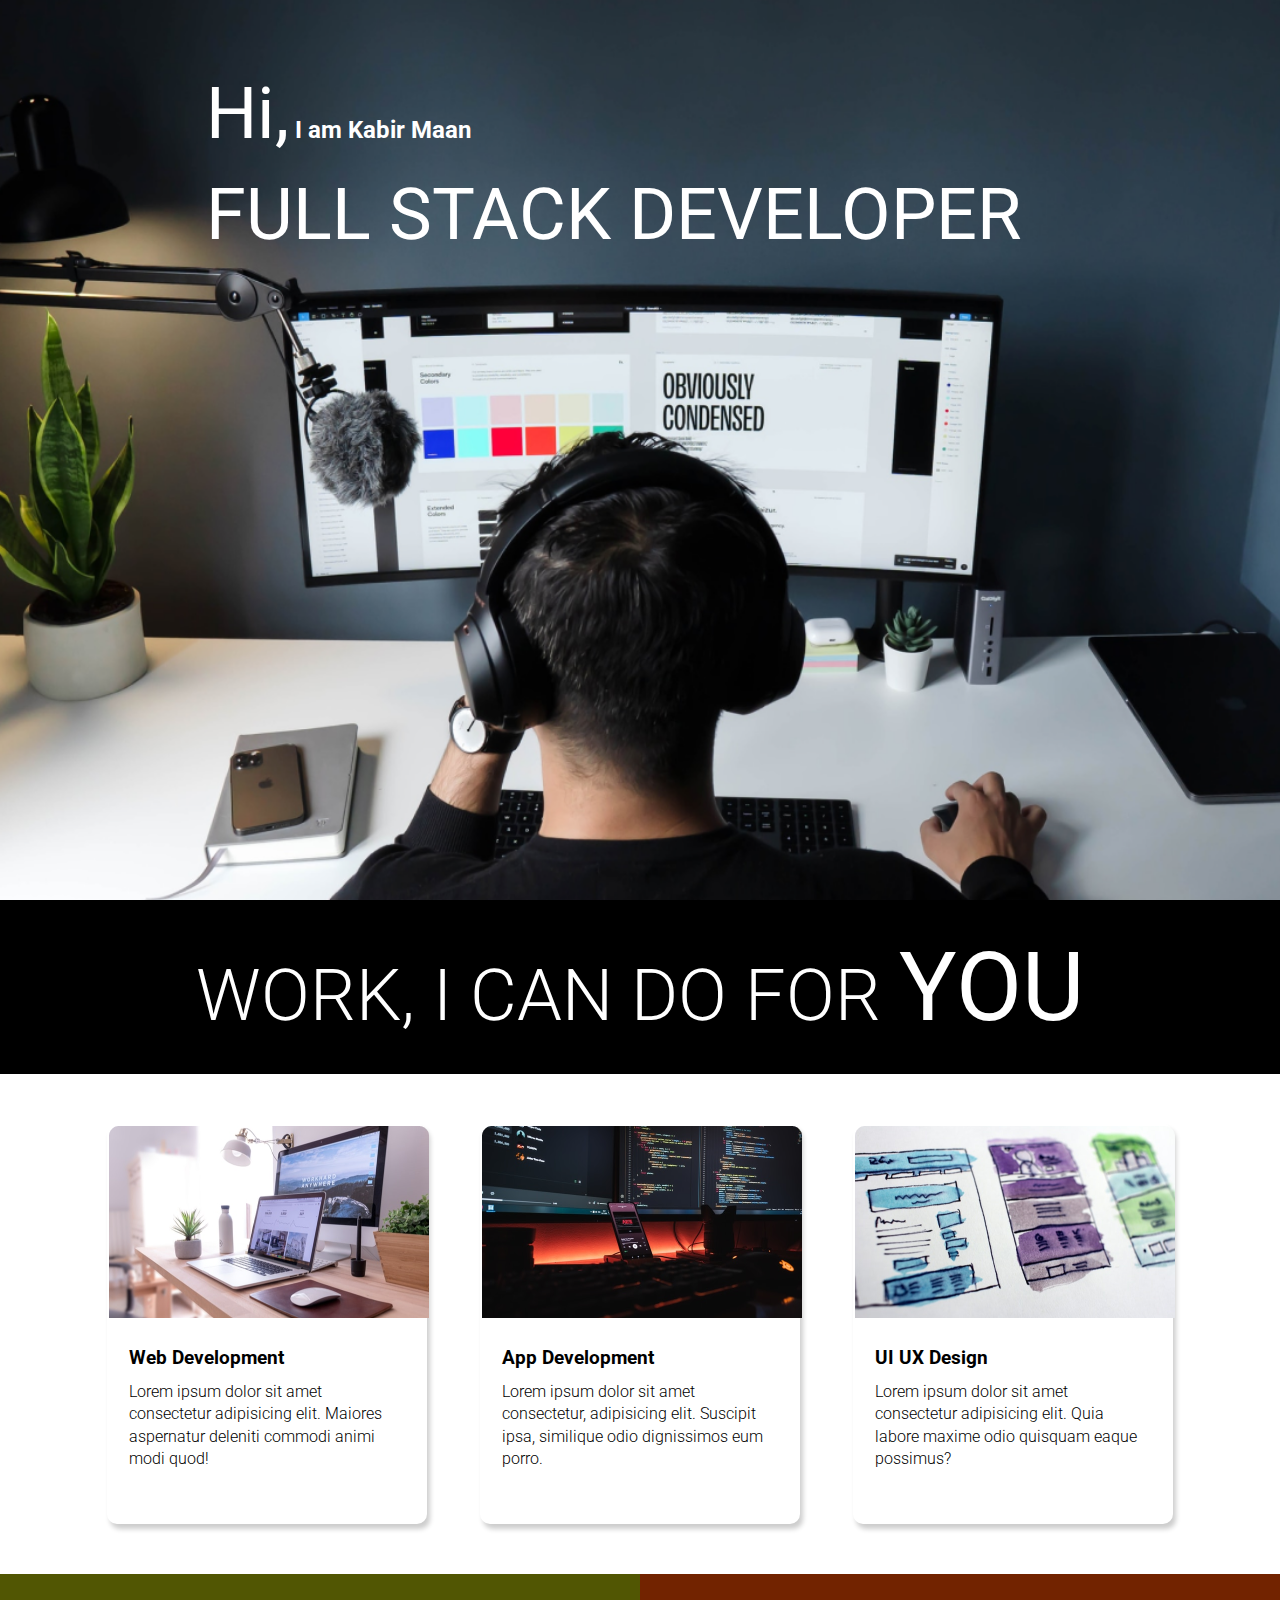
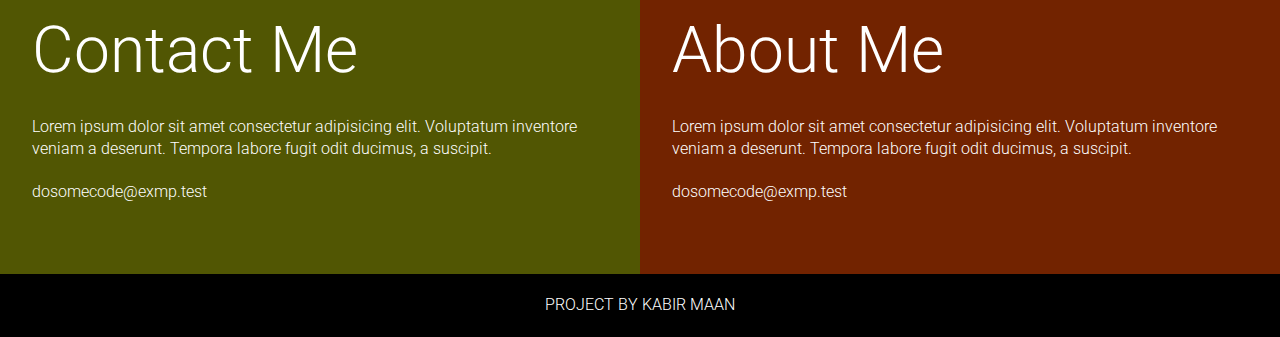
<file: Landing Page/index.html>
<!DOCTYPE html>
<html lang="en">
<head>
    <meta charset="UTF-8">
    <meta name="viewport" content="width=device-width, initial-scale=1.0">
    <title>Developer Landing Page</title>
    <link rel="stylesheet" href="style.css">
</head>
<body>
    <section class="hero_section">
        <div class="text_container">
            <h2><span class="lg_text">Hi,</span> I am Kabir Maan</h2>
            <h1 class="lg_text">FULL STACK DEVELOPER</h1>
        </div>
    </section>
    <section class="black_box">
        <h2>WORK, I CAN DO FOR <span>YOU</span></h2>
    </section>
    <section class="work">

        <div class="grid_item">
            <div class="card">
            <div class="image_container">
                <img src="images/web.png" alt="web development">
            </div>
            <div class="card_container">
                <h3>Web Development</h3>
                <p>Lorem ipsum dolor sit amet consectetur adipisicing elit. Maiores aspernatur deleniti commodi animi modi quod!</p>
            </div>
        </div>
        </div>

         <div class="grid_item">
            <div class="card">
            <div class="image_container">
                <img src="images/mobile.png" alt="app development">
            </div>
            <div class="card_container">
                <h3>App Development</h3>
                <p>Lorem ipsum dolor sit amet consectetur, adipisicing elit. Suscipit ipsa, similique odio dignissimos eum porro.</p>
            </div>
        </div>
         </div>

         <div class="grid_item">
            <div class="card">
            <div class="image_container">
                <img src="images/uiux.png" alt="web development">
            </div>
            <div class="card_container">
                <h3>UI UX Design</h3>
                <p>Lorem ipsum dolor sit amet consectetur adipisicing elit. Quia labore maxime odio quisquam eaque possimus?</p>
            </div>
        </div>
         </div>

    </section>

    <section class="bottom_section">
        <div class="contact">
            <h2>Contact Me</h2>
            <p>Lorem ipsum dolor sit amet consectetur adipisicing elit. Voluptatum inventore veniam a deserunt. Tempora labore fugit odit ducimus, a suscipit.</p>
            <p>dosomecode@exmp.test</p>
        </div>
        <div class="about">
            <h2>About Me</h2>
            <p>Lorem ipsum dolor sit amet consectetur adipisicing elit. Voluptatum inventore veniam a deserunt. Tempora labore fugit odit ducimus, a suscipit.</p>
            <p>dosomecode@exmp.test</p>
        </div>
    </section>

    <footer>
        Project By Kabir Maan
    </footer>
</body>
</html>
</file>
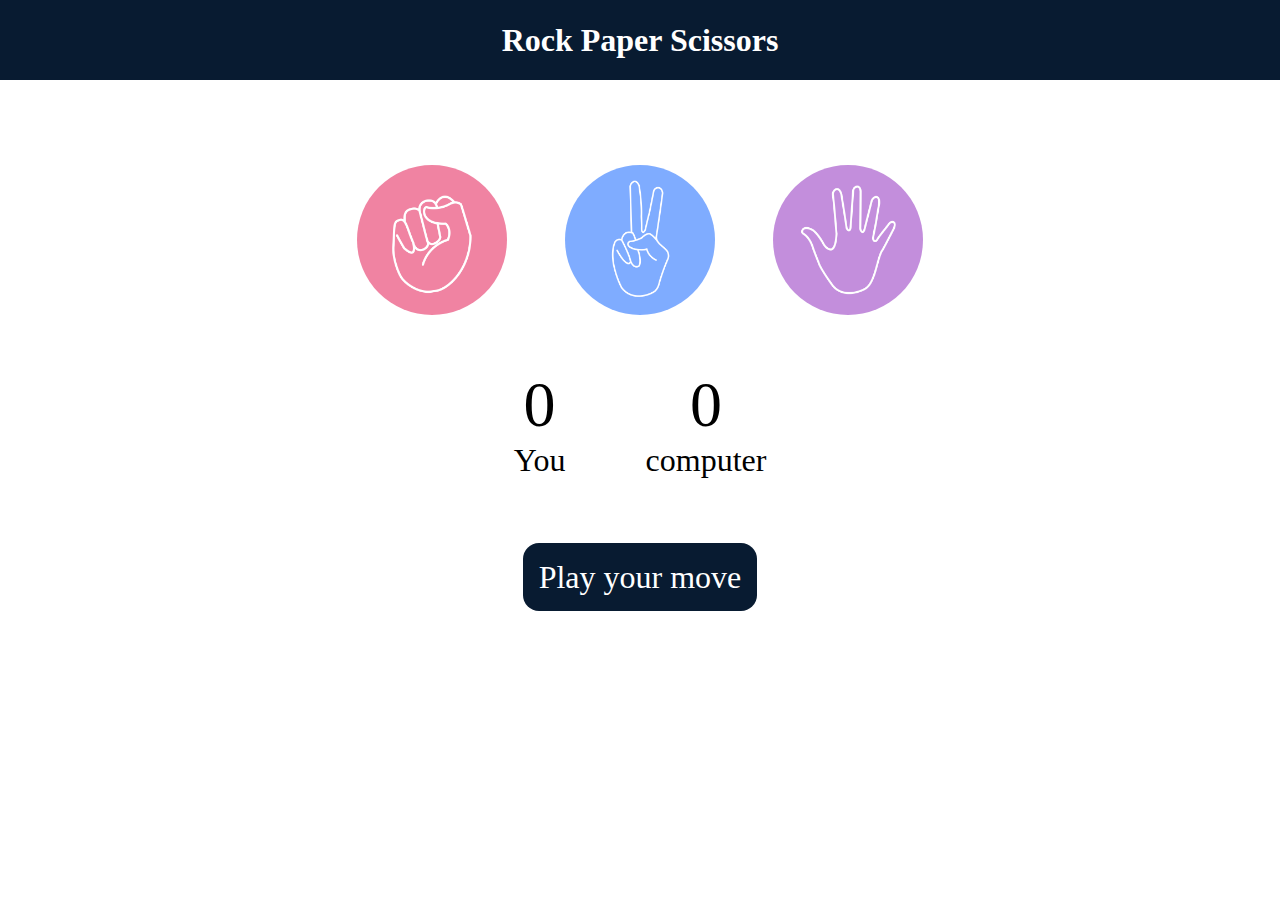
<file: Rock Paper Scissors Game/index.html>
<!DOCTYPE html>
<html lang="en">
<head>
    <meta charset="UTF-8">
    <meta name="viewport" content="width=device-width, initial-scale=1.0">
    <title>Rock Paper Scissors Game</title>
    <link rel="stylesheet" href="style.css">
</head>
<body>
    <h1>Rock Paper Scissors</h1>
    <div class="choices">
        <div class="choice" id="rock">
            <img src="images/rock.png" alt="rock_img">
        </div>

        <div class="choice" id="scissors">
            <img src="images/scissors.png" alt="rock_img">
        </div>

        <div class="choice" id="paper">
            <img src="images/paper.png" alt="rock_img">
        </div>
    </div>    
         <div class="score-board">
            <div class="score">
                <p id="user-score">0</p>
                <p>You</p>
            </div>
             <div class="score">
                <p id="comp-score">0</p>
                <p>computer</p>
            </div>
         </div>

         <div class="msg-container">
            <p id="msg">Play your move</p>
         </div>

         <script src="app.js"></script>
</body>
</html>
</file>
<file: Landing Page/style.css>
@import url('https://fonts.googleapis.com/css2?family=Mozilla+Headline:wght@200..700&family=Outfit:wght@100..900&family=Prata&family=Roboto:ital,wght@0,100..900;1,100..900&display=swap');

*{
    margin: 0;
    padding: 0;
    box-sizing:border-box;
}

html,
body {
    line-height: 1.4;
    font-weight: 300;
    font-family: "Roboto", sans-serif;
}

.hero_section{
    background-image: url(images/developer.png);
    min-height: 100vh;
    background-position: center;
    background-size: cover;
    background-repeat: no-repeat;
}

.text_container{
    color: white;
    max-width: 900px;
    margin: 0 auto;
    padding-top: 64px;
    padding-left: 16px;
}

.lg_text{
    font-size: 72px;
    font-weight: 400;
    
}

.black_box{
    background: #000;
    padding: 20px;
}

.black_box h2{
    font-size: 72px;
    color: white;
    text-align: center;
    font-weight: 300;
}

.black_box h2 span {
    font-weight: 400;
    font-size: 96px;
}

.work {
    display: grid;
    gap: 20px;
    grid-template-columns: repeat(auto-fit, minmax(320px, 1fr));
    max-width: 1100px;
    margin: 50px auto;
}

.grid_item{
    display: flex;
    justify-content: center;
    align-items: center;
}

.card {
    max-width: 320px;
    padding: 2px;
    height: 400px;
    border-radius: 10px;
    box-shadow: 3px 5px 5px rgba(1, 1, 1, 0.2);
    transition: 0.2s ease-in-out;
}

.card:hover {
    transform: scale(1.04);
    box-shadow: 3px 5px 5px rgba(1, 1, 1, 0.2);
    transition: 0.2s ease-in-out;
}

.card_container {
    padding: 20px;
}

.card_container h3 {
    margin-bottom: 10px;
}

.bottom_section {
    display: flex;
}

.contact {
    background-color: #515603;
}

.about {
    background-color: #722300;
}

.contact, .about {
    min-height: 300px;
    padding: 32px;
    color: white;
}

.contact p, .about p {
    margin-top: 20px;
}

.contact h2, .about h2{
    font-size: 64px;
    font-weight: 300;
}

footer {
    text-align: center;
    color: white;
    text-transform: uppercase;
    background-color: #000;
    padding: 20px;
}

@media (max-width: 786px) {
    .hero_section {
        min-height: 50vh;
    }
    .text_container {
        padding: 10px 0;
        text-align: center;
    }
    .lg_text {
        font-size: 32px;
    }
    .black_box h2{
        font-size: 24px;
    }
    .black_box h2 span {
        font-weight: 400;
        font-size: 32px;
    }
    .bottom_section {
        display: flex;
        flex-direction: column;
    }
    h1 {
        font-size: 32px;
    }
    .contact h2, .about h2 {
        font-size: 32px;
    }
}
</file>
<file: Rock Paper Scissors Game/style.css>
*{
    margin: 0;
    padding: 0;
    text-align: center;
}

h1 {
    background-color: #081b31;
    color: #fff;
    height: 5rem;
   line-height: 5rem;
}
 
.choice{
    height: 160px;
    width: 160px;
    border-radius: 50%;
    display: flex;
    justify-content: center;
    align-items: center;
}

.choice:hover{
    cursor: pointer;
    background-color: #081b31;
}

img{
    height: 150px;
    width: 150px;
    object-fit: cover;
    border-radius: 50%;
}

.choices{
    display: flex;
    justify-content: center;
    align-items: center;
    gap: 3rem;
    margin-top: 5rem;
}

.score-board{
    display: flex;
    justify-content: center;
    align-items: center;
    font-size: 2rem;
    margin-top: 3rem;
    gap: 5rem;
}

#user-score, #comp-score{
    font-size: 4rem;
}

.msg-container{
     margin-top: 5rem;
}

#msg{
    background-color: #081b31;
    color: #fff;
    font-size: 2rem;
    display: inline;
    padding: 1rem;
    border-radius: 1rem;
}
</file>
